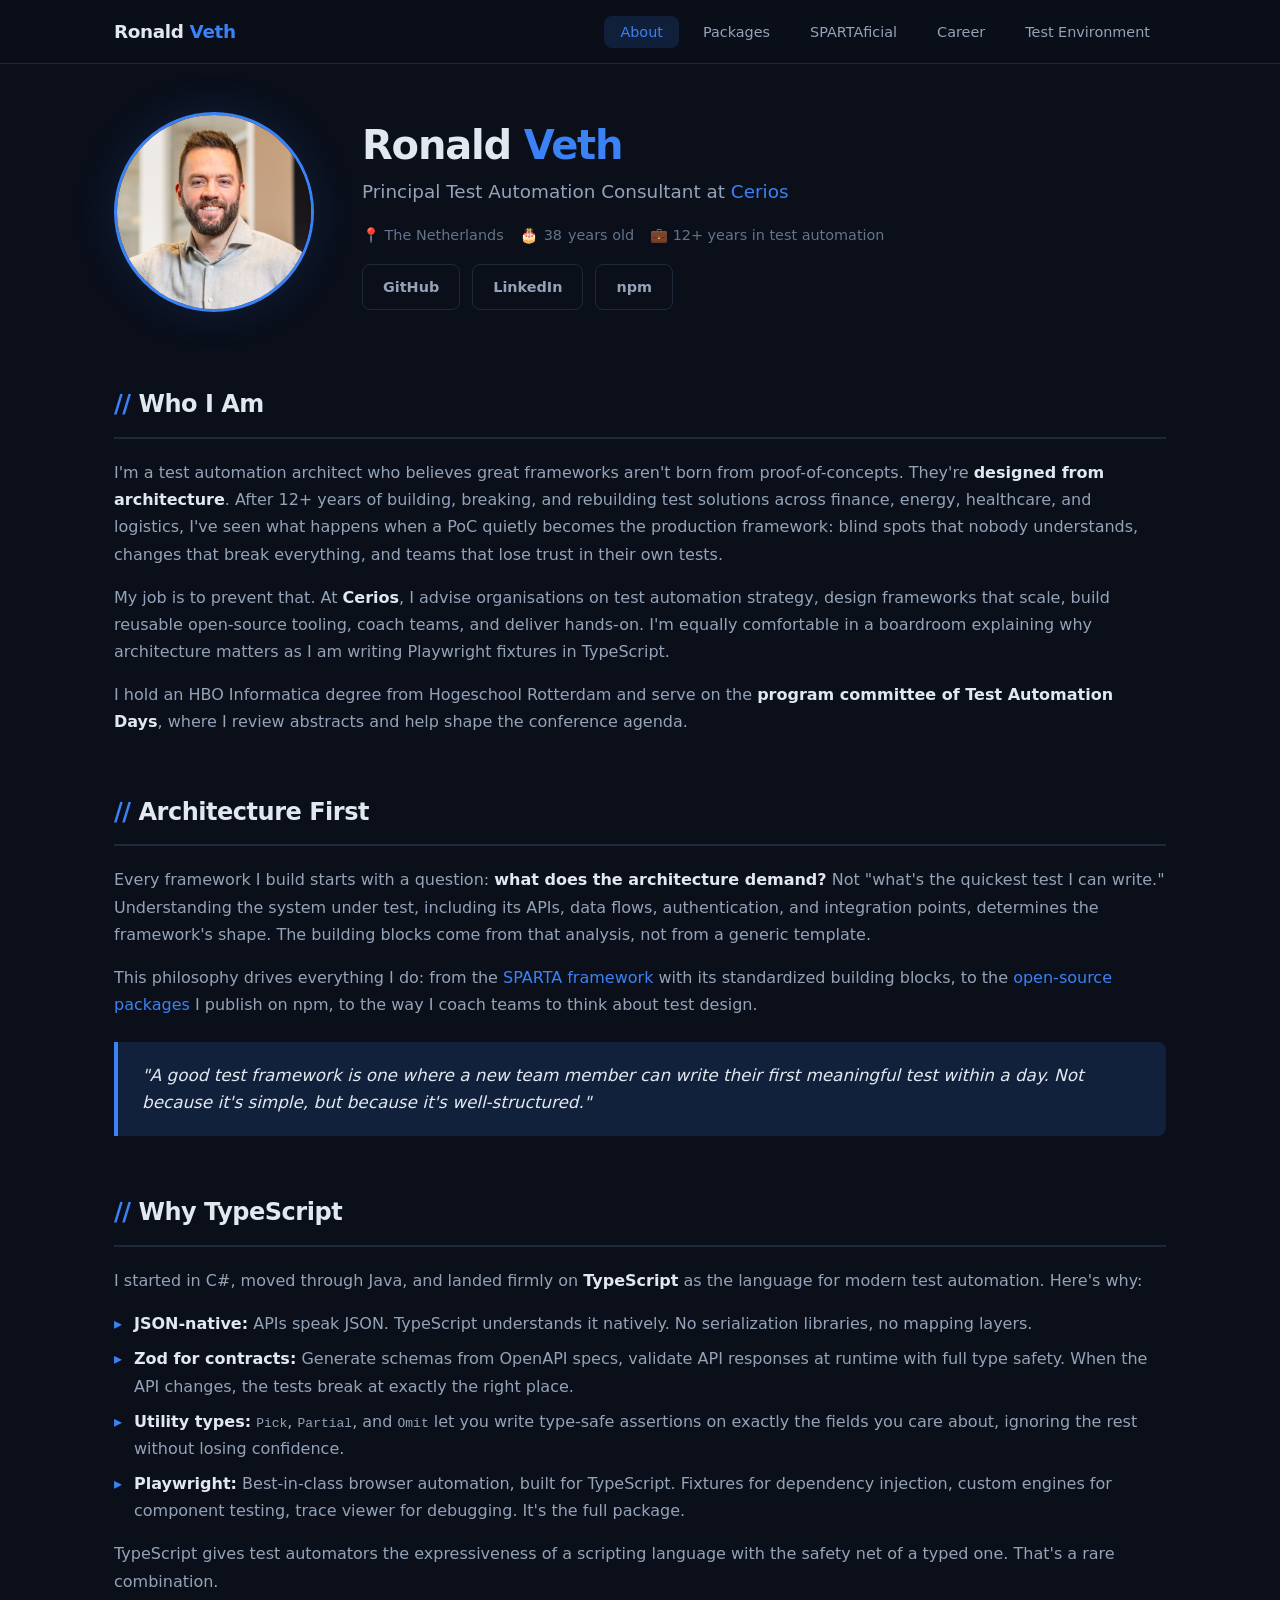
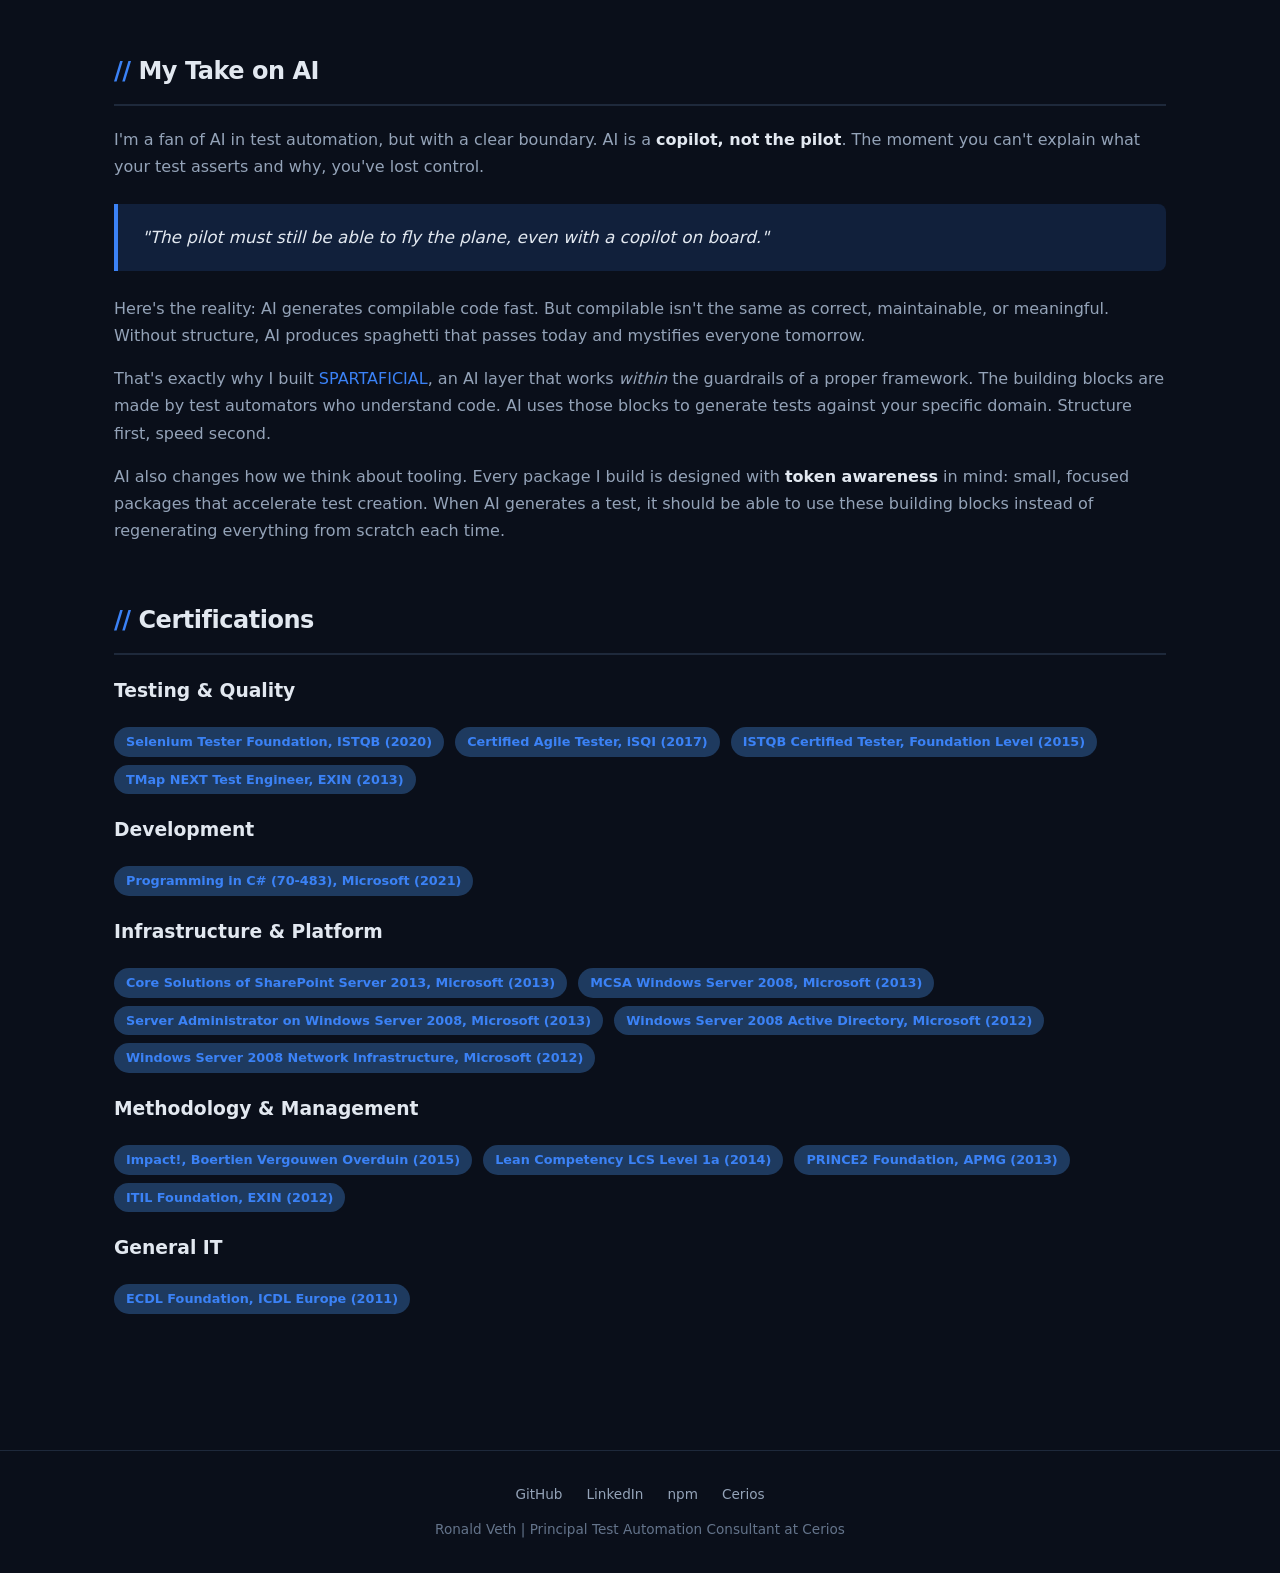
<file: index.html>
<!DOCTYPE html>
<html lang="en">
<head>
  <meta charset="UTF-8">
  <meta name="viewport" content="width=device-width, initial-scale=1.0">
  <title>Ronald Veth | Principal Test Automation Consultant</title>
  <meta name="description" content="Ronald Veth is a principal test automation consultant at Cerios, specializing in architecture-first test frameworks, TypeScript, Playwright, and the SPARTA framework.">
  <link rel="stylesheet" href="css/style.css">
  <link rel="icon" type="image/png" sizes="96x96" href="./public/favicon-96x96.png">
  <link rel="icon" href="./public/favicon.svg" type="image/svg+xml" sizes="any">
  <link rel="icon" href="./public/favicon.ico">
  <link rel="apple-touch-icon" href="./public/apple-touch-icon.png">
  <link rel="manifest" href="./public/site.webmanifest">
  <meta name="theme-color" content="#ffffff" media="(prefers-color-scheme: light)">
  <meta name="theme-color" content="#0f172a" media="(prefers-color-scheme: dark)">
</head>
<body>

  <!-- Navigation -->
  <nav class="nav">
    <div class="nav-inner">
      <a href="index.html" class="nav-logo">Ronald <span>Veth</span></a>
      <button class="nav-toggle" aria-label="Toggle navigation" aria-expanded="false">☰</button>
      <ul class="nav-links">
        <li><a href="index.html">About</a></li>
        <li><a href="packages.html">Packages</a></li>
        <li><a href="sparta.html">SPARTAficial</a></li>
        <li><a href="career.html">Career</a></li>
        <li><a href="clinic.html">Test Environment</a></li>
      </ul>
    </div>
  </nav>

  <main class="main">

    <!-- Hero -->
    <section class="hero">
      <div class="hero-photo">
        <img src="images/profile.jpg" alt="Ronald Veth" class="profile-pic">
      </div>
      <div class="hero-text">
        <h1>Ronald <span>Veth</span></h1>
        <p class="hero-subtitle">Principal Test Automation Consultant at <a href="https://www.cerios.com/" target="_blank">Cerios</a></p>
        <div class="hero-meta">
          <span>📍 The Netherlands</span>
          <span>🎂 <span id="dynamic-age"></span> years old</span>
          <span>💼 12+ years in test automation</span>
        </div>
        <div class="btn-group">
          <a href="https://github.com/vethman" class="btn btn-outline" target="_blank" rel="noopener">GitHub</a>
          <a href="https://www.linkedin.com/in/ronald-veth-spartaficial/" class="btn btn-outline" target="_blank" rel="noopener">LinkedIn</a>
          <a href="https://www.npmjs.com/org/cerios" class="btn btn-outline" target="_blank" rel="noopener">npm</a>
        </div>
      </div>
    </section>

    <!-- Who I Am -->
    <section class="section">
      <h2 class="section-title"><span>//</span> Who I Am</h2>
      <div class="prose">
        <p>I'm a test automation architect who believes great frameworks aren't born from proof-of-concepts. They're <strong>designed from architecture</strong>. After 12+ years of building, breaking, and rebuilding test solutions across finance, energy, healthcare, and logistics, I've seen what happens when a PoC quietly becomes the production framework: blind spots that nobody understands, changes that break everything, and teams that lose trust in their own tests.</p>
        <p>My job is to prevent that. At <strong>Cerios</strong>, I advise organisations on test automation strategy, design frameworks that scale, build reusable open-source tooling, coach teams, and deliver hands-on. I'm equally comfortable in a boardroom explaining why architecture matters as I am writing Playwright fixtures in TypeScript.</p>
        <p>I hold an HBO Informatica degree from Hogeschool Rotterdam and serve on the <strong>program committee of Test Automation Days</strong>, where I review abstracts and help shape the conference agenda.</p>
      </div>
    </section>

    <!-- Philosophy -->
    <section class="section">
      <h2 class="section-title"><span>//</span> Architecture First</h2>
      <div class="prose">
        <p>Every framework I build starts with a question: <strong>what does the architecture demand?</strong> Not "what's the quickest test I can write." Understanding the system under test, including its APIs, data flows, authentication, and integration points, determines the framework's shape. The building blocks come from that analysis, not from a generic template.</p>
        <p>This philosophy drives everything I do: from the <a href="sparta.html">SPARTA framework</a> with its standardized building blocks, to the <a href="packages.html">open-source packages</a> I publish on npm, to the way I coach teams to think about test design.</p>
      </div>
      <div class="callout">
        "A good test framework is one where a new team member can write their first meaningful test within a day. Not because it's simple, but because it's well-structured."
      </div>
    </section>

    <!-- Why TypeScript -->
    <section class="section">
      <h2 class="section-title"><span>//</span> Why TypeScript</h2>
      <div class="prose">
        <p>I started in C#, moved through Java, and landed firmly on <strong>TypeScript</strong> as the language for modern test automation. Here's why:</p>
        <ul>
          <li><strong>JSON-native:</strong> APIs speak JSON. TypeScript understands it natively. No serialization libraries, no mapping layers.</li>
          <li><strong>Zod for contracts:</strong> Generate schemas from OpenAPI specs, validate API responses at runtime with full type safety. When the API changes, the tests break at exactly the right place.</li>
          <li><strong>Utility types:</strong> <code>Pick</code>, <code>Partial</code>, and <code>Omit</code> let you write type-safe assertions on exactly the fields you care about, ignoring the rest without losing confidence.</li>
          <li><strong>Playwright:</strong> Best-in-class browser automation, built for TypeScript. Fixtures for dependency injection, custom engines for component testing, trace viewer for debugging. It's the full package.</li>
        </ul>
        <p>TypeScript gives test automators the expressiveness of a scripting language with the safety net of a typed one. That's a rare combination.</p>
      </div>
    </section>

    <!-- AI Standpoint -->
    <section class="section">
      <h2 class="section-title"><span>//</span> My Take on AI</h2>
      <div class="prose">
        <p>I'm a fan of AI in test automation, but with a clear boundary. AI is a <strong>copilot, not the pilot</strong>. The moment you can't explain what your test asserts and why, you've lost control.</p>
      </div>
      <div class="callout">
        "The pilot must still be able to fly the plane, even with a copilot on board."
      </div>
      <div class="prose">
        <p>Here's the reality: AI generates compilable code fast. But compilable isn't the same as correct, maintainable, or meaningful. Without structure, AI produces spaghetti that passes today and mystifies everyone tomorrow.</p>
        <p>That's exactly why I built <a href="sparta.html">SPARTAFICIAL</a>, an AI layer that works <em>within</em> the guardrails of a proper framework. The building blocks are made by test automators who understand code. AI uses those blocks to generate tests against your specific domain. Structure first, speed second.</p>
        <p>AI also changes how we think about tooling. Every package I build is designed with <strong>token awareness</strong> in mind: small, focused packages that accelerate test creation. When AI generates a test, it should be able to use these building blocks instead of regenerating everything from scratch each time.</p>
      </div>
    </section>

    <!-- Certifications -->
    <section class="section">
      <h2 class="section-title"><span>//</span> Certifications</h2>

      <h3 style="margin-bottom: 12px; color: var(--text-primary);">Testing & Quality</h3>
      <div class="prose" style="margin-bottom: 20px;">
        <span class="tag">Selenium Tester Foundation, ISTQB (2020)</span>
        <span class="tag">Certified Agile Tester, iSQI (2017)</span>
        <span class="tag">ISTQB Certified Tester, Foundation Level (2015)</span>
        <span class="tag">TMap NEXT Test Engineer, EXIN (2013)</span>
      </div>

      <h3 style="margin-bottom: 12px; color: var(--text-primary);">Development</h3>
      <div class="prose" style="margin-bottom: 20px;">
        <span class="tag">Programming in C# (70-483), Microsoft (2021)</span>
      </div>

      <h3 style="margin-bottom: 12px; color: var(--text-primary);">Infrastructure & Platform</h3>
      <div class="prose" style="margin-bottom: 20px;">
        <span class="tag">Core Solutions of SharePoint Server 2013, Microsoft (2013)</span>
        <span class="tag">MCSA Windows Server 2008, Microsoft (2013)</span>
        <span class="tag">Server Administrator on Windows Server 2008, Microsoft (2013)</span>
        <span class="tag">Windows Server 2008 Active Directory, Microsoft (2012)</span>
        <span class="tag">Windows Server 2008 Network Infrastructure, Microsoft (2012)</span>
      </div>

      <h3 style="margin-bottom: 12px; color: var(--text-primary);">Methodology & Management</h3>
      <div class="prose" style="margin-bottom: 20px;">
        <span class="tag">Impact!, Boertien Vergouwen Overduin (2015)</span>
        <span class="tag">Lean Competency LCS Level 1a (2014)</span>
        <span class="tag">PRINCE2 Foundation, APMG (2013)</span>
        <span class="tag">ITIL Foundation, EXIN (2012)</span>
      </div>

      <h3 style="margin-bottom: 12px; color: var(--text-primary);">General IT</h3>
      <div class="prose">
        <span class="tag">ECDL Foundation, ICDL Europe (2011)</span>
      </div>
    </section>

  </main>

  <!-- Footer -->
  <footer class="footer">
    <div class="footer-links">
      <a href="https://github.com/vethman" target="_blank" rel="noopener">GitHub</a>
      <a href="https://www.linkedin.com/in/ronald-veth-spartaficial/" target="_blank" rel="noopener">LinkedIn</a>
      <a href="https://www.npmjs.com/org/cerios" target="_blank" rel="noopener">npm</a>
      <a href="https://www.cerios.nl" target="_blank" rel="noopener">Cerios</a>
    </div>
    <p>Ronald Veth | Principal Test Automation Consultant at Cerios</p>
  </footer>

  <script src="js/main.js"></script>
</body>
</html>
</file>
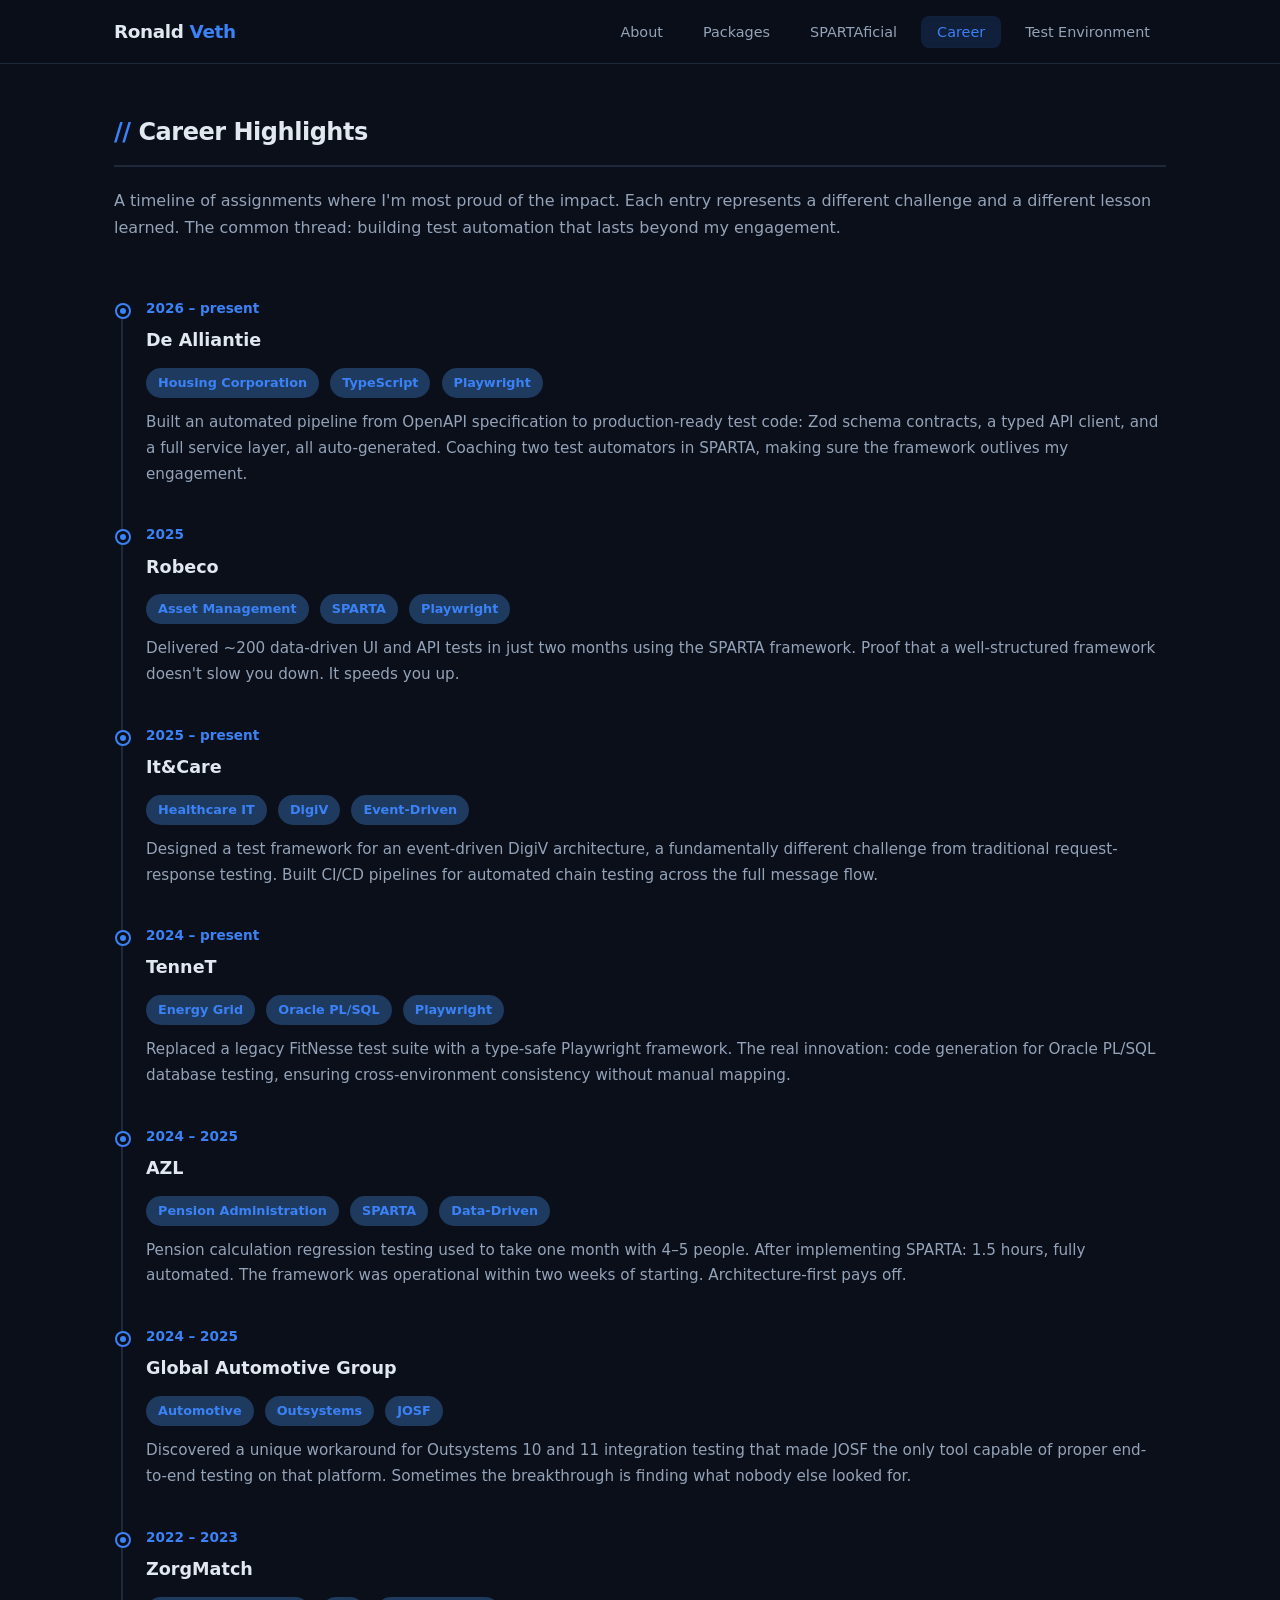
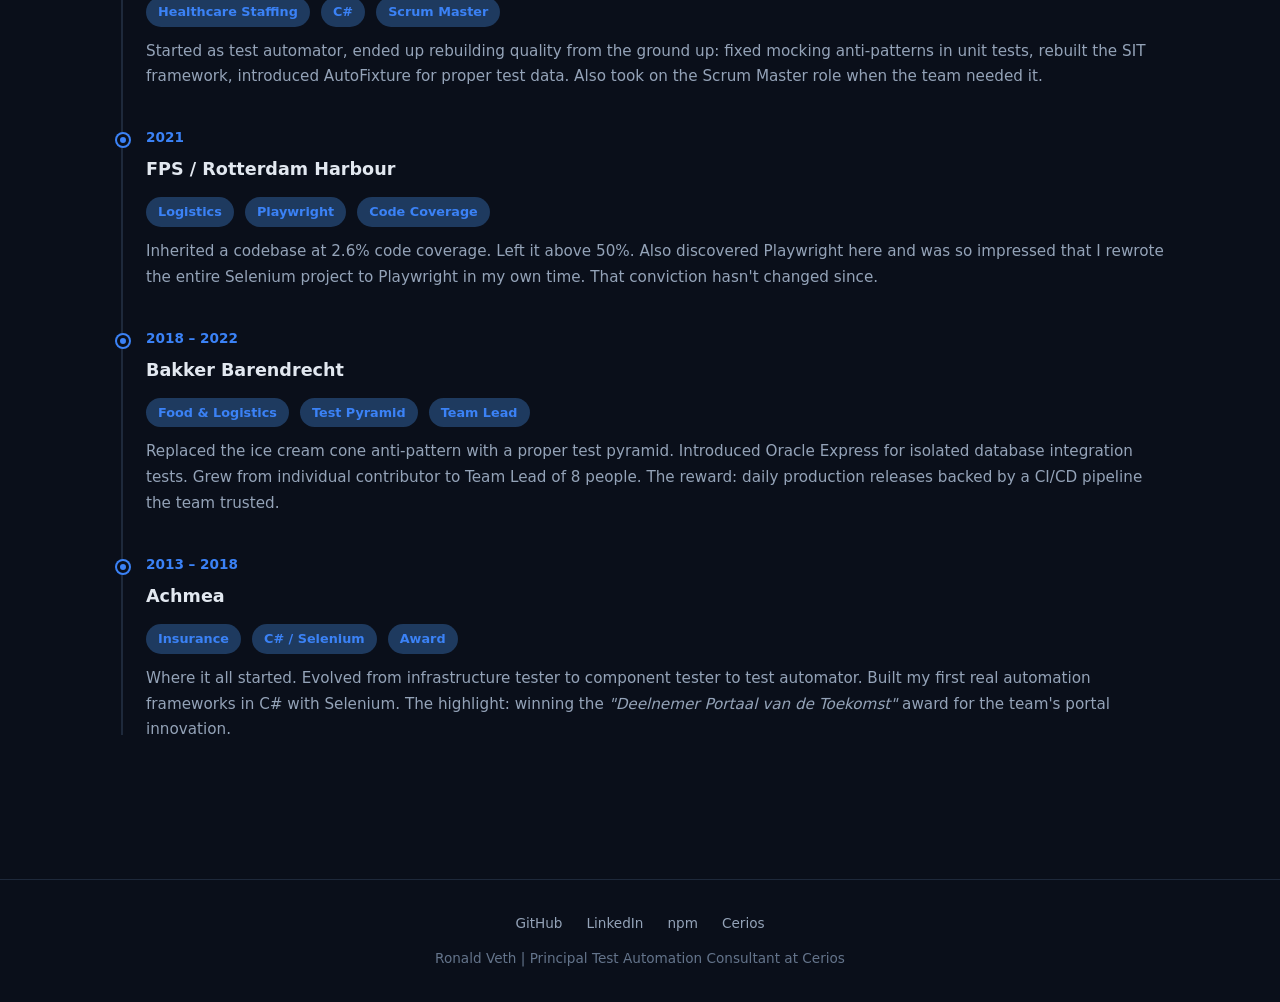
<file: career.html>
<!DOCTYPE html>
<html lang="en">
<head>
  <meta charset="UTF-8">
  <meta name="viewport" content="width=device-width, initial-scale=1.0">
  <title>Career Highlights | Ronald Veth</title>
  <meta name="description" content="Career timeline of Ronald Veth: 12+ years of test automation across finance, energy, healthcare, logistics, and government.">
  <link rel="stylesheet" href="css/style.css">
  <link rel="icon" type="image/png" sizes="96x96" href="./public/favicon-96x96.png">
  <link rel="icon" href="./public/favicon.svg" type="image/svg+xml" sizes="any">
  <link rel="icon" href="./public/favicon.ico">
  <link rel="apple-touch-icon" href="./public/apple-touch-icon.png">
  <link rel="manifest" href="./public/site.webmanifest">
  <meta name="theme-color" content="#ffffff" media="(prefers-color-scheme: light)">
  <meta name="theme-color" content="#0f172a" media="(prefers-color-scheme: dark)">
</head>
<body>

  <nav class="nav">
    <div class="nav-inner">
      <a href="index.html" class="nav-logo">Ronald <span>Veth</span></a>
      <button class="nav-toggle" aria-label="Toggle navigation" aria-expanded="false">☰</button>
      <ul class="nav-links">
        <li><a href="index.html">About</a></li>
        <li><a href="packages.html">Packages</a></li>
        <li><a href="sparta.html">SPARTAficial</a></li>
        <li><a href="career.html">Career</a></li>
        <li><a href="clinic.html">Test Environment</a></li>
      </ul>
    </div>
  </nav>

  <main class="main">

    <section class="section">
      <h1 class="section-title"><span>//</span> Career Highlights</h1>
      <div class="prose">
        <p>A timeline of assignments where I'm most proud of the impact. Each entry represents a different challenge and a different lesson learned. The common thread: building test automation that lasts beyond my engagement.</p>
      </div>
    </section>

    <section class="section">
      <div class="timeline">

        <div class="timeline-item">
          <div class="timeline-date">2026 – present</div>
          <h3>De Alliantie</h3>
          <span class="tag">Housing Corporation</span>
          <span class="tag">TypeScript</span>
          <span class="tag">Playwright</span>
          <p style="margin-top: 12px;">Built an automated pipeline from OpenAPI specification to production-ready test code: Zod schema contracts, a typed API client, and a full service layer, all auto-generated. Coaching two test automators in SPARTA, making sure the framework outlives my engagement.</p>
        </div>

        <div class="timeline-item">
          <div class="timeline-date">2025</div>
          <h3>Robeco</h3>
          <span class="tag">Asset Management</span>
          <span class="tag">SPARTA</span>
          <span class="tag">Playwright</span>
          <p style="margin-top: 12px;">Delivered ~200 data-driven UI and API tests in just two months using the SPARTA framework. Proof that a well-structured framework doesn't slow you down. It speeds you up.</p>
        </div>

        <div class="timeline-item">
          <div class="timeline-date">2025 – present</div>
          <h3>It&Care</h3>
          <span class="tag">Healthcare IT</span>
          <span class="tag">DigiV</span>
          <span class="tag">Event-Driven</span>
          <p style="margin-top: 12px;">Designed a test framework for an event-driven DigiV architecture, a fundamentally different challenge from traditional request-response testing. Built CI/CD pipelines for automated chain testing across the full message flow.</p>
        </div>

        <div class="timeline-item">
          <div class="timeline-date">2024 – present</div>
          <h3>TenneT</h3>
          <span class="tag">Energy Grid</span>
          <span class="tag">Oracle PL/SQL</span>
          <span class="tag">Playwright</span>
          <p style="margin-top: 12px;">Replaced a legacy FitNesse test suite with a type-safe Playwright framework. The real innovation: code generation for Oracle PL/SQL database testing, ensuring cross-environment consistency without manual mapping.</p>
        </div>

        <div class="timeline-item">
          <div class="timeline-date">2024 – 2025</div>
          <h3>AZL</h3>
          <span class="tag">Pension Administration</span>
          <span class="tag">SPARTA</span>
          <span class="tag">Data-Driven</span>
          <p style="margin-top: 12px;">Pension calculation regression testing used to take one month with 4–5 people. After implementing SPARTA: 1.5 hours, fully automated. The framework was operational within two weeks of starting. Architecture-first pays off.</p>
        </div>

        <div class="timeline-item">
          <div class="timeline-date">2024 – 2025</div>
          <h3>Global Automotive Group</h3>
          <span class="tag">Automotive</span>
          <span class="tag">Outsystems</span>
          <span class="tag">JOSF</span>
          <p style="margin-top: 12px;">Discovered a unique workaround for Outsystems 10 and 11 integration testing that made JOSF the only tool capable of proper end-to-end testing on that platform. Sometimes the breakthrough is finding what nobody else looked for.</p>
        </div>

        <div class="timeline-item">
          <div class="timeline-date">2022 – 2023</div>
          <h3>ZorgMatch</h3>
          <span class="tag">Healthcare Staffing</span>
          <span class="tag">C#</span>
          <span class="tag">Scrum Master</span>
          <p style="margin-top: 12px;">Started as test automator, ended up rebuilding quality from the ground up: fixed mocking anti-patterns in unit tests, rebuilt the SIT framework, introduced AutoFixture for proper test data. Also took on the Scrum Master role when the team needed it.</p>
        </div>

        <div class="timeline-item">
          <div class="timeline-date">2021</div>
          <h3>FPS / Rotterdam Harbour</h3>
          <span class="tag">Logistics</span>
          <span class="tag">Playwright</span>
          <span class="tag">Code Coverage</span>
          <p style="margin-top: 12px;">Inherited a codebase at 2.6% code coverage. Left it above 50%. Also discovered Playwright here and was so impressed that I rewrote the entire Selenium project to Playwright in my own time. That conviction hasn't changed since.</p>
        </div>

        <div class="timeline-item">
          <div class="timeline-date">2018 – 2022</div>
          <h3>Bakker Barendrecht</h3>
          <span class="tag">Food & Logistics</span>
          <span class="tag">Test Pyramid</span>
          <span class="tag">Team Lead</span>
          <p style="margin-top: 12px;">Replaced the ice cream cone anti-pattern with a proper test pyramid. Introduced Oracle Express for isolated database integration tests. Grew from individual contributor to Team Lead of 8 people. The reward: daily production releases backed by a CI/CD pipeline the team trusted.</p>
        </div>

        <div class="timeline-item">
          <div class="timeline-date">2013 – 2018</div>
          <h3>Achmea</h3>
          <span class="tag">Insurance</span>
          <span class="tag">C# / Selenium</span>
          <span class="tag">Award</span>
          <p style="margin-top: 12px;">Where it all started. Evolved from infrastructure tester to component tester to test automator. Built my first real automation frameworks in C# with Selenium. The highlight: winning the <em>"Deelnemer Portaal van de Toekomst"</em> award for the team's portal innovation.</p>
        </div>

      </div>
    </section>

  </main>

  <footer class="footer">
    <div class="footer-links">
      <a href="https://github.com/vethman" target="_blank" rel="noopener">GitHub</a>
      <a href="https://www.linkedin.com/in/ronald-veth-spartaficial/" target="_blank" rel="noopener">LinkedIn</a>
      <a href="https://www.npmjs.com/org/cerios" target="_blank" rel="noopener">npm</a>
      <a href="https://www.cerios.nl" target="_blank" rel="noopener">Cerios</a>
    </div>
    <p>Ronald Veth | Principal Test Automation Consultant at Cerios</p>
  </footer>

  <script src="js/main.js"></script>
</body>
</html>
</file>
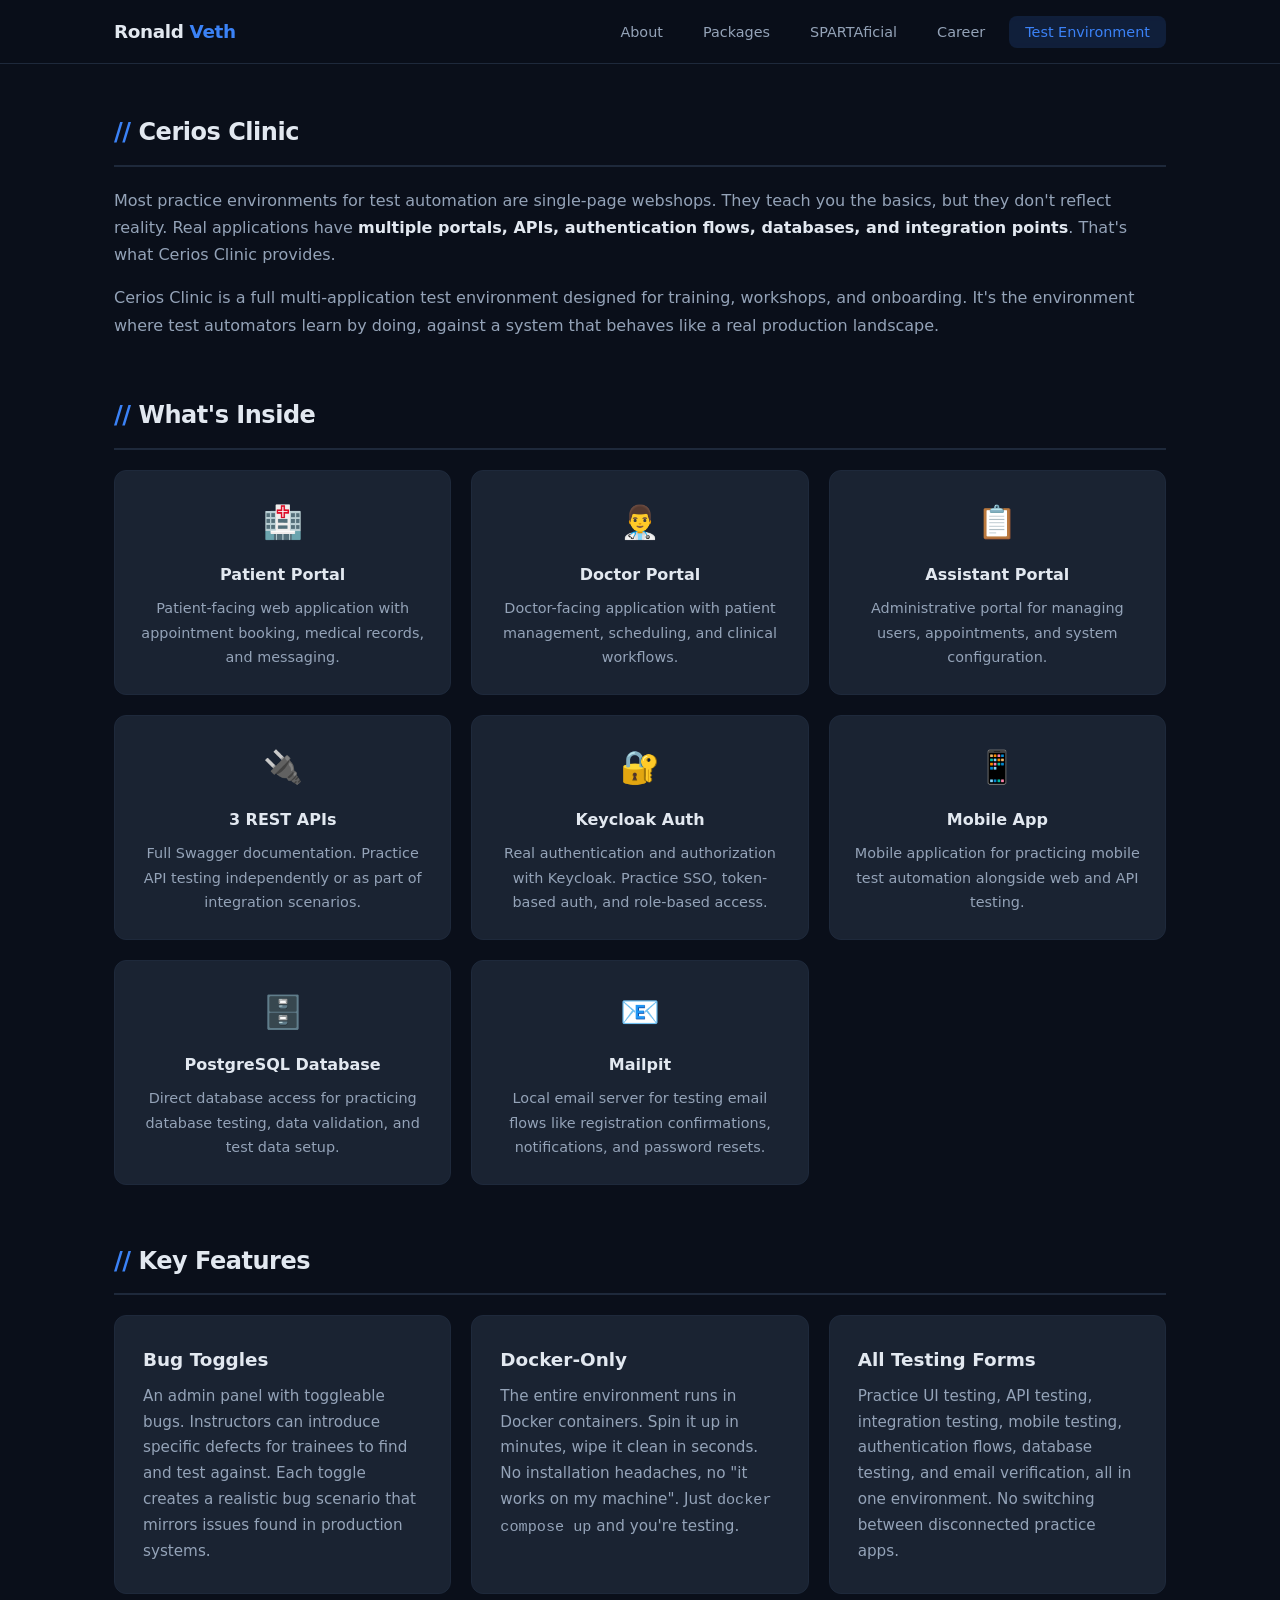
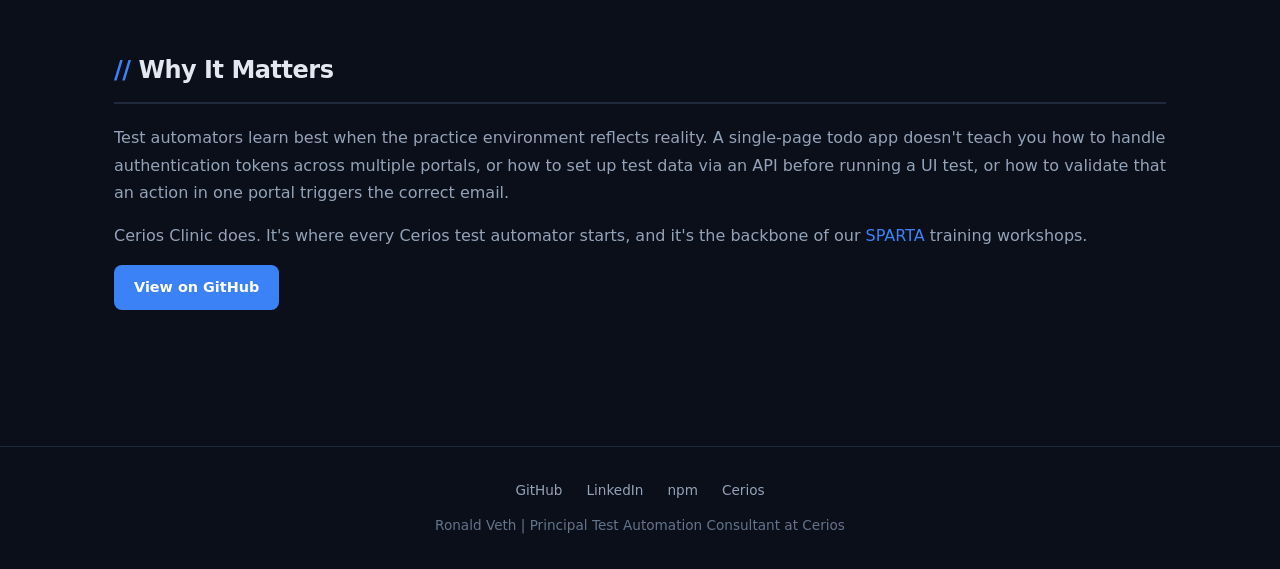
<file: clinic.html>
<!DOCTYPE html>
<html lang="en">
<head>
  <meta charset="UTF-8">
  <meta name="viewport" content="width=device-width, initial-scale=1.0">
  <title>Cerios Clinic | Ronald Veth</title>
  <meta name="description" content="Cerios Clinic: a full multi-application test environment for practicing UI, API, integration, mobile, and database testing.">
  <link rel="stylesheet" href="css/style.css">
  <link rel="icon" type="image/png" sizes="96x96" href="./public/favicon-96x96.png">
  <link rel="icon" href="./public/favicon.svg" type="image/svg+xml" sizes="any">
  <link rel="icon" href="./public/favicon.ico">
  <link rel="apple-touch-icon" href="./public/apple-touch-icon.png">
  <link rel="manifest" href="./public/site.webmanifest">
  <meta name="theme-color" content="#ffffff" media="(prefers-color-scheme: light)">
  <meta name="theme-color" content="#0f172a" media="(prefers-color-scheme: dark)">
</head>
<body>

  <nav class="nav">
    <div class="nav-inner">
      <a href="index.html" class="nav-logo">Ronald <span>Veth</span></a>
      <button class="nav-toggle" aria-label="Toggle navigation" aria-expanded="false">☰</button>
      <ul class="nav-links">
        <li><a href="index.html">About</a></li>
        <li><a href="packages.html">Packages</a></li>
        <li><a href="sparta.html">SPARTAficial</a></li>
        <li><a href="career.html">Career</a></li>
        <li><a href="clinic.html">Test Environment</a></li>
      </ul>
    </div>
  </nav>

  <main class="main">

    <section class="section">
      <h1 class="section-title"><span>//</span> Cerios Clinic</h1>
      <div class="prose">
        <p>Most practice environments for test automation are single-page webshops. They teach you the basics, but they don't reflect reality. Real applications have <strong>multiple portals, APIs, authentication flows, databases, and integration points</strong>. That's what Cerios Clinic provides.</p>
        <p>Cerios Clinic is a full multi-application test environment designed for training, workshops, and onboarding. It's the environment where test automators learn by doing, against a system that behaves like a real production landscape.</p>
      </div>
    </section>

    <section class="section">
      <h2 class="section-title"><span>//</span> What's Inside</h2>
      <div class="feature-grid">

        <div class="feature-item">
          <div class="feature-icon">🏥</div>
          <h3>Patient Portal</h3>
          <p>Patient-facing web application with appointment booking, medical records, and messaging.</p>
        </div>

        <div class="feature-item">
          <div class="feature-icon">👨‍⚕️</div>
          <h3>Doctor Portal</h3>
          <p>Doctor-facing application with patient management, scheduling, and clinical workflows.</p>
        </div>

        <div class="feature-item">
          <div class="feature-icon">📋</div>
          <h3>Assistant Portal</h3>
          <p>Administrative portal for managing users, appointments, and system configuration.</p>
        </div>

        <div class="feature-item">
          <div class="feature-icon">🔌</div>
          <h3>3 REST APIs</h3>
          <p>Full Swagger documentation. Practice API testing independently or as part of integration scenarios.</p>
        </div>

        <div class="feature-item">
          <div class="feature-icon">🔐</div>
          <h3>Keycloak Auth</h3>
          <p>Real authentication and authorization with Keycloak. Practice SSO, token-based auth, and role-based access.</p>
        </div>

        <div class="feature-item">
          <div class="feature-icon">📱</div>
          <h3>Mobile App</h3>
          <p>Mobile application for practicing mobile test automation alongside web and API testing.</p>
        </div>

        <div class="feature-item">
          <div class="feature-icon">🗄️</div>
          <h3>PostgreSQL Database</h3>
          <p>Direct database access for practicing database testing, data validation, and test data setup.</p>
        </div>

        <div class="feature-item">
          <div class="feature-icon">📧</div>
          <h3>Mailpit</h3>
          <p>Local email server for testing email flows like registration confirmations, notifications, and password resets.</p>
        </div>

      </div>
    </section>

    <section class="section">
      <h2 class="section-title"><span>//</span> Key Features</h2>
      <div class="card-grid">
        <div class="card">
          <h3>Bug Toggles</h3>
          <p>An admin panel with toggleable bugs. Instructors can introduce specific defects for trainees to find and test against. Each toggle creates a realistic bug scenario that mirrors issues found in production systems.</p>
        </div>
        <div class="card">
          <h3>Docker-Only</h3>
          <p>The entire environment runs in Docker containers. Spin it up in minutes, wipe it clean in seconds. No installation headaches, no "it works on my machine". Just <code>docker compose up</code> and you're testing.</p>
        </div>
        <div class="card">
          <h3>All Testing Forms</h3>
          <p>Practice UI testing, API testing, integration testing, mobile testing, authentication flows, database testing, and email verification, all in one environment. No switching between disconnected practice apps.</p>
        </div>
      </div>
    </section>

    <section class="section">
      <h2 class="section-title"><span>//</span> Why It Matters</h2>
      <div class="prose">
        <p>Test automators learn best when the practice environment reflects reality. A single-page todo app doesn't teach you how to handle authentication tokens across multiple portals, or how to set up test data via an API before running a UI test, or how to validate that an action in one portal triggers the correct email.</p>
        <p>Cerios Clinic does. It's where every Cerios test automator starts, and it's the backbone of our <a href="sparta.html">SPARTA</a> training workshops.</p>
      </div>
      <div class="btn-group">
        <a href="https://github.com/CeriosTesting/cerios-clinic" class="btn btn-primary" target="_blank" rel="noopener">View on GitHub</a>
      </div>
    </section>

  </main>

  <footer class="footer">
    <div class="footer-links">
      <a href="https://github.com/vethman" target="_blank" rel="noopener">GitHub</a>
      <a href="https://www.linkedin.com/in/ronald-veth-spartaficial/" target="_blank" rel="noopener">LinkedIn</a>
      <a href="https://www.npmjs.com/org/cerios" target="_blank" rel="noopener">npm</a>
      <a href="https://www.cerios.nl" target="_blank" rel="noopener">Cerios</a>
    </div>
    <p>Ronald Veth | Principal Test Automation Consultant at Cerios</p>
  </footer>

  <script src="js/main.js"></script>
</body>
</html>
</file>
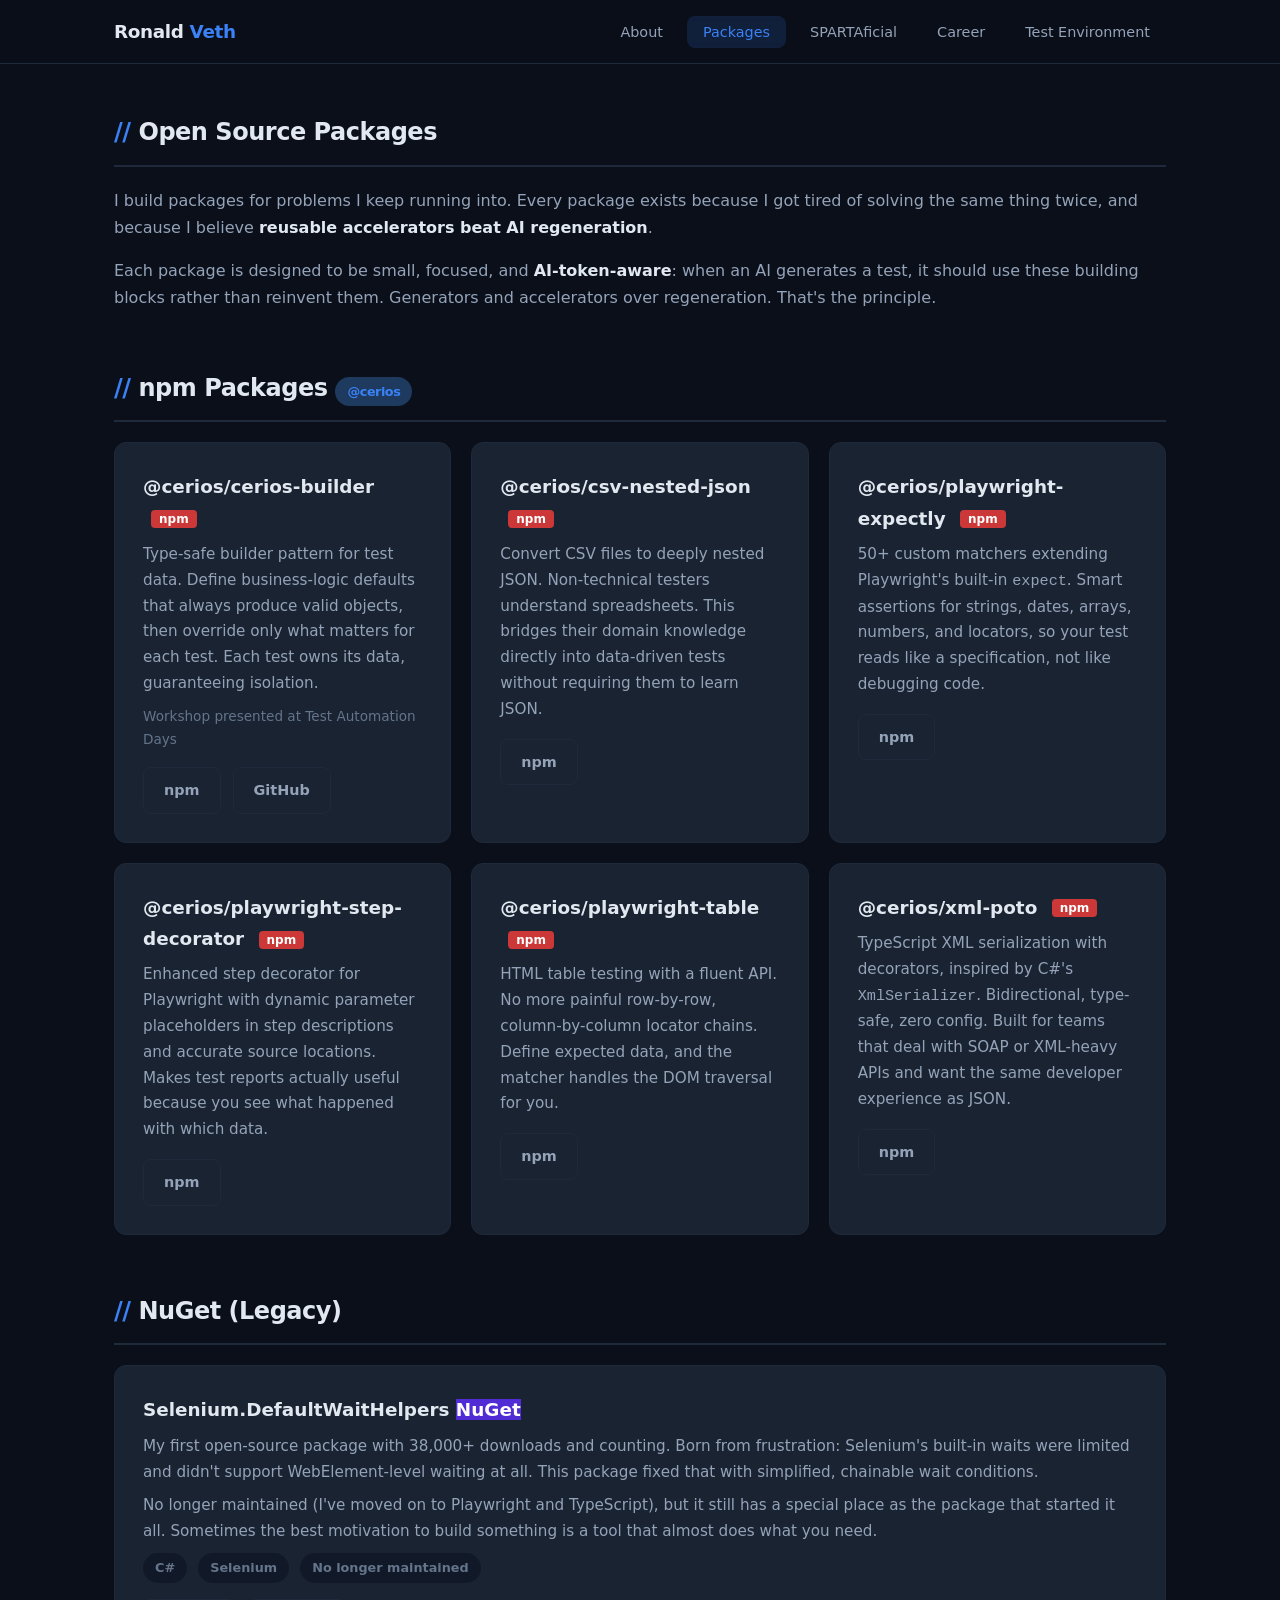
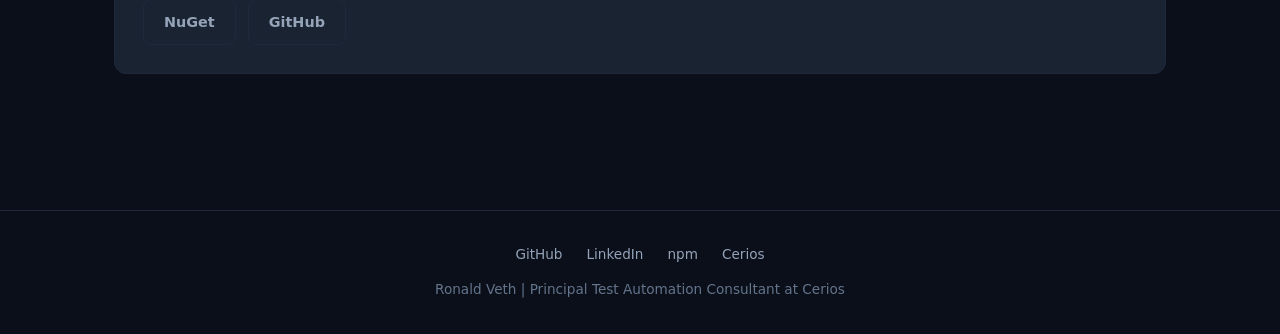
<file: packages.html>
<!DOCTYPE html>
<html lang="en">
<head>
  <meta charset="UTF-8">
  <meta name="viewport" content="width=device-width, initial-scale=1.0">
  <title>Open Source Packages | Ronald Veth</title>
  <meta name="description" content="Open source npm and NuGet packages by Ronald Veth for test automation: builders, matchers, table testing, XML serialization, and more.">
  <link rel="stylesheet" href="css/style.css">
  <link rel="icon" type="image/png" sizes="96x96" href="./public/favicon-96x96.png">
  <link rel="icon" href="./public/favicon.svg" type="image/svg+xml" sizes="any">
  <link rel="icon" href="./public/favicon.ico">
  <link rel="apple-touch-icon" href="./public/apple-touch-icon.png">
  <link rel="manifest" href="./public/site.webmanifest">
  <meta name="theme-color" content="#ffffff" media="(prefers-color-scheme: light)">
  <meta name="theme-color" content="#0f172a" media="(prefers-color-scheme: dark)">
</head>
<body>

  <nav class="nav">
    <div class="nav-inner">
      <a href="index.html" class="nav-logo">Ronald <span>Veth</span></a>
      <button class="nav-toggle" aria-label="Toggle navigation" aria-expanded="false">☰</button>
      <ul class="nav-links">
        <li><a href="index.html">About</a></li>
        <li><a href="packages.html">Packages</a></li>
        <li><a href="sparta.html">SPARTAficial</a></li>
        <li><a href="career.html">Career</a></li>
        <li><a href="clinic.html">Test Environment</a></li>
      </ul>
    </div>
  </nav>

  <main class="main">

    <section class="section">
      <h1 class="section-title"><span>//</span> Open Source Packages</h1>
      <div class="prose">
        <p>I build packages for problems I keep running into. Every package exists because I got tired of solving the same thing twice, and because I believe <strong>reusable accelerators beat AI regeneration</strong>.</p>
        <p>Each package is designed to be small, focused, and <strong>AI-token-aware</strong>: when an AI generates a test, it should use these building blocks rather than reinvent them. Generators and accelerators over regeneration. That's the principle.</p>
      </div>
    </section>

    <section class="section">
      <h2 class="section-title"><span>//</span> npm Packages <span class="tag">@cerios</span></h2>
      <div class="card-grid">

        <div class="card package-card">
          <h3>@cerios/cerios-builder <span class="package-badge badge-npm">npm</span></h3>
          <p>Type-safe builder pattern for test data. Define business-logic defaults that always produce valid objects, then override only what matters for each test. Each test owns its data, guaranteeing isolation.</p>
          <p style="margin-top: 8px; color: var(--text-muted); font-size: 0.85rem;">Workshop presented at Test Automation Days</p>
          <div class="btn-group">
            <a href="https://www.npmjs.com/package/@cerios/cerios-builder" class="btn btn-outline" target="_blank" rel="noopener">npm</a>
            <a href="https://github.com/CeriosTesting/cerios-builder" class="btn btn-outline" target="_blank" rel="noopener">GitHub</a>
          </div>
        </div>

        <div class="card package-card">
          <h3>@cerios/csv-nested-json <span class="package-badge badge-npm">npm</span></h3>
          <p>Convert CSV files to deeply nested JSON. Non-technical testers understand spreadsheets. This bridges their domain knowledge directly into data-driven tests without requiring them to learn JSON.</p>
          <div class="btn-group">
            <a href="https://www.npmjs.com/package/@cerios/csv-nested-json" class="btn btn-outline" target="_blank" rel="noopener">npm</a>
          </div>
        </div>

        <div class="card package-card">
          <h3>@cerios/playwright-expectly <span class="package-badge badge-npm">npm</span></h3>
          <p>50+ custom matchers extending Playwright's built-in <code>expect</code>. Smart assertions for strings, dates, arrays, numbers, and locators, so your test reads like a specification, not like debugging code.</p>
          <div class="btn-group">
            <a href="https://www.npmjs.com/package/@cerios/playwright-expectly" class="btn btn-outline" target="_blank" rel="noopener">npm</a>
          </div>
        </div>

        <div class="card package-card">
          <h3>@cerios/playwright-step-decorator <span class="package-badge badge-npm">npm</span></h3>
          <p>Enhanced step decorator for Playwright with dynamic parameter placeholders in step descriptions and accurate source locations. Makes test reports actually useful because you see what happened with which data.</p>
          <div class="btn-group">
            <a href="https://www.npmjs.com/package/@cerios/playwright-step-decorator" class="btn btn-outline" target="_blank" rel="noopener">npm</a>
          </div>
        </div>

        <div class="card package-card">
          <h3>@cerios/playwright-table <span class="package-badge badge-npm">npm</span></h3>
          <p>HTML table testing with a fluent API. No more painful row-by-row, column-by-column locator chains. Define expected data, and the matcher handles the DOM traversal for you.</p>
          <div class="btn-group">
            <a href="https://www.npmjs.com/package/@cerios/playwright-table" class="btn btn-outline" target="_blank" rel="noopener">npm</a>
          </div>
        </div>

        <div class="card package-card">
          <h3>@cerios/xml-poto <span class="package-badge badge-npm">npm</span></h3>
          <p>TypeScript XML serialization with decorators, inspired by C#'s <code>XmlSerializer</code>. Bidirectional, type-safe, zero config. Built for teams that deal with SOAP or XML-heavy APIs and want the same developer experience as JSON.</p>
          <div class="btn-group">
            <a href="https://www.npmjs.com/package/@cerios/xml-poto" class="btn btn-outline" target="_blank" rel="noopener">npm</a>
          </div>
        </div>

      </div>
    </section>

    <section class="section">
      <h2 class="section-title"><span>//</span> NuGet (Legacy)</h2>
      <div class="card">
        <h3>Selenium.DefaultWaitHelpers <span class="package-badge badge-nuget">NuGet</span></h3>
        <p>My first open-source package with 38,000+ downloads and counting. Born from frustration: Selenium's built-in waits were limited and didn't support WebElement-level waiting at all. This package fixed that with simplified, chainable wait conditions.</p>
        <p style="margin-top: 8px;">No longer maintained (I've moved on to Playwright and TypeScript), but it still has a special place as the package that started it all. Sometimes the best motivation to build something is a tool that almost does what you need.</p>
        <span class="tag tag-muted">C#</span>
        <span class="tag tag-muted">Selenium</span>
        <span class="tag tag-muted">No longer maintained</span>
        <div class="btn-group">
          <a href="https://www.nuget.org/packages/Selenium.DefaultWaitHelpers" class="btn btn-outline" target="_blank" rel="noopener">NuGet</a>
          <a href="https://github.com/vethman/Selenium.DefaultWaitHelpers" class="btn btn-outline" target="_blank" rel="noopener">GitHub</a>
        </div>
      </div>
    </section>

  </main>

  <footer class="footer">
    <div class="footer-links">
      <a href="https://github.com/vethman" target="_blank" rel="noopener">GitHub</a>
      <a href="https://www.linkedin.com/in/ronald-veth-spartaficial/" target="_blank" rel="noopener">LinkedIn</a>
      <a href="https://www.npmjs.com/org/cerios" target="_blank" rel="noopener">npm</a>
      <a href="https://www.cerios.nl" target="_blank" rel="noopener">Cerios</a>
    </div>
    <p>Ronald Veth | Principal Test Automation Consultant at Cerios</p>
  </footer>

  <script src="js/main.js"></script>
</body>
</html>
</file>
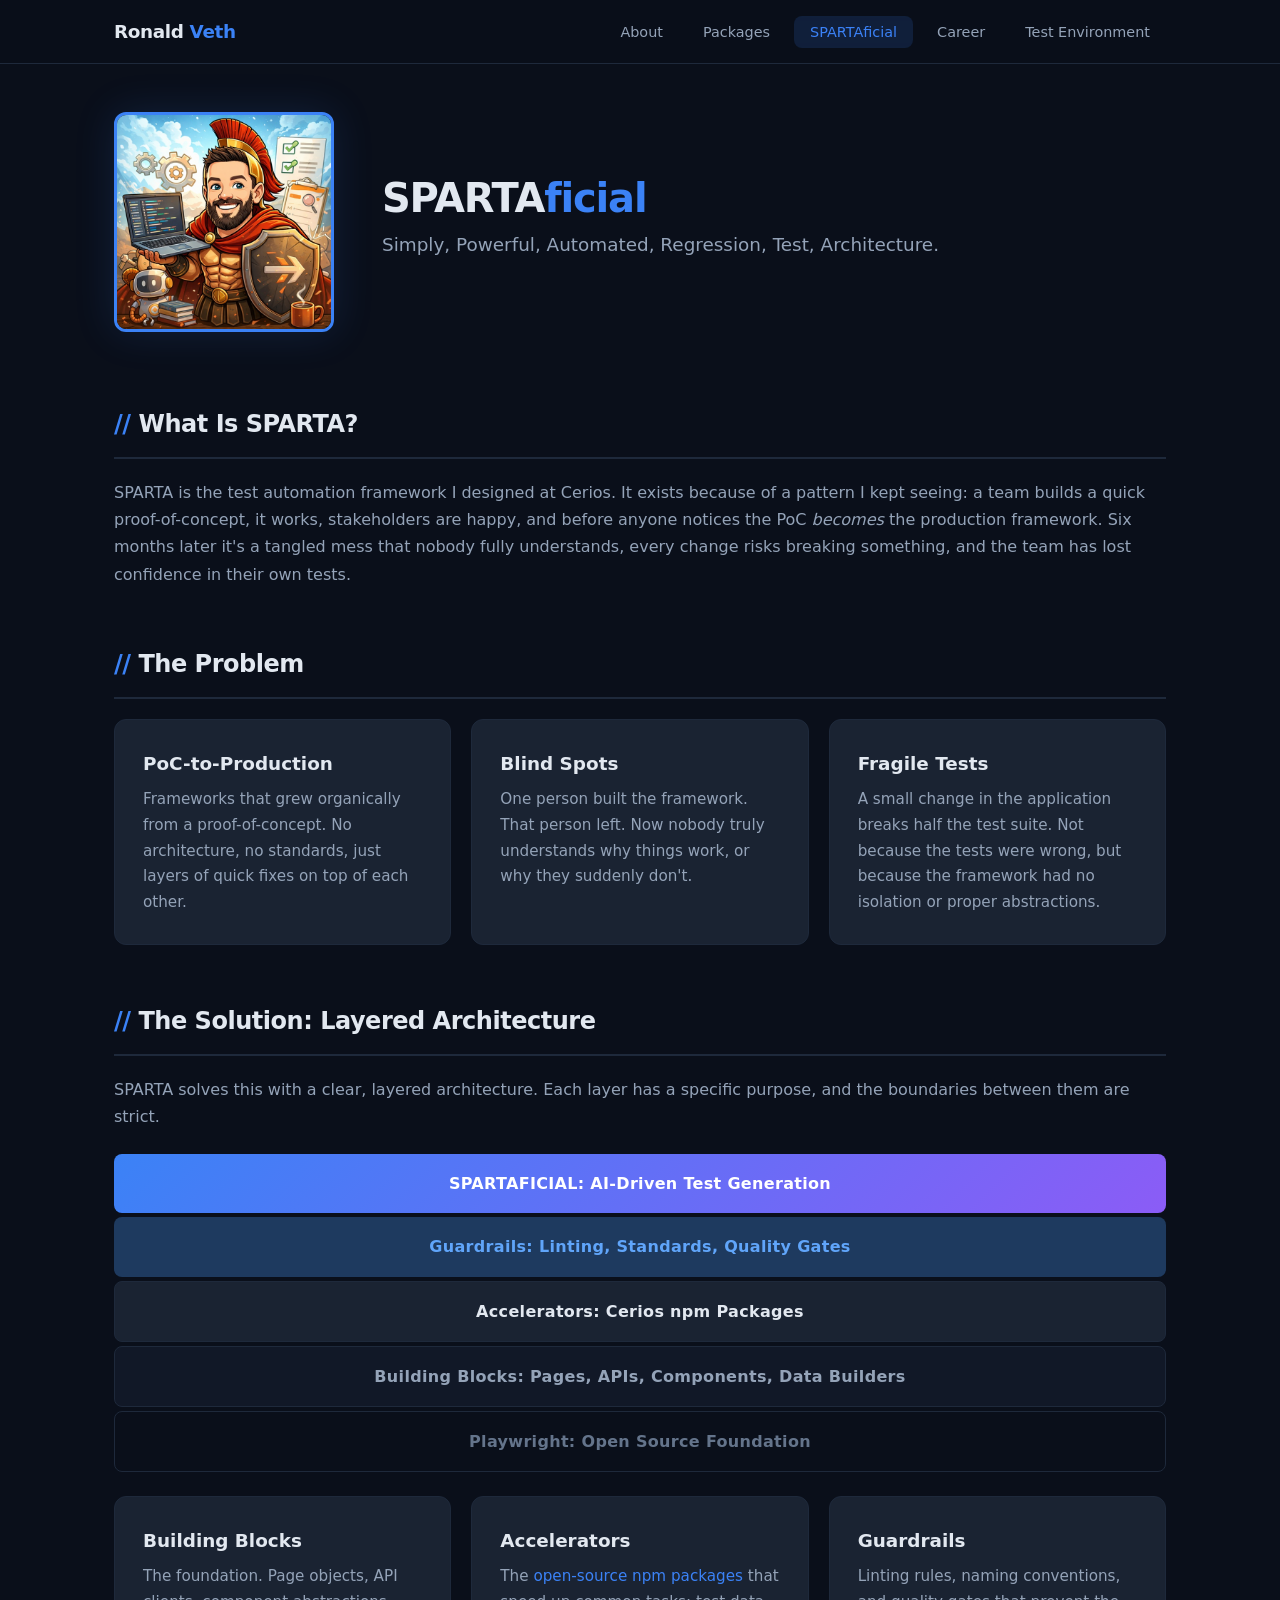
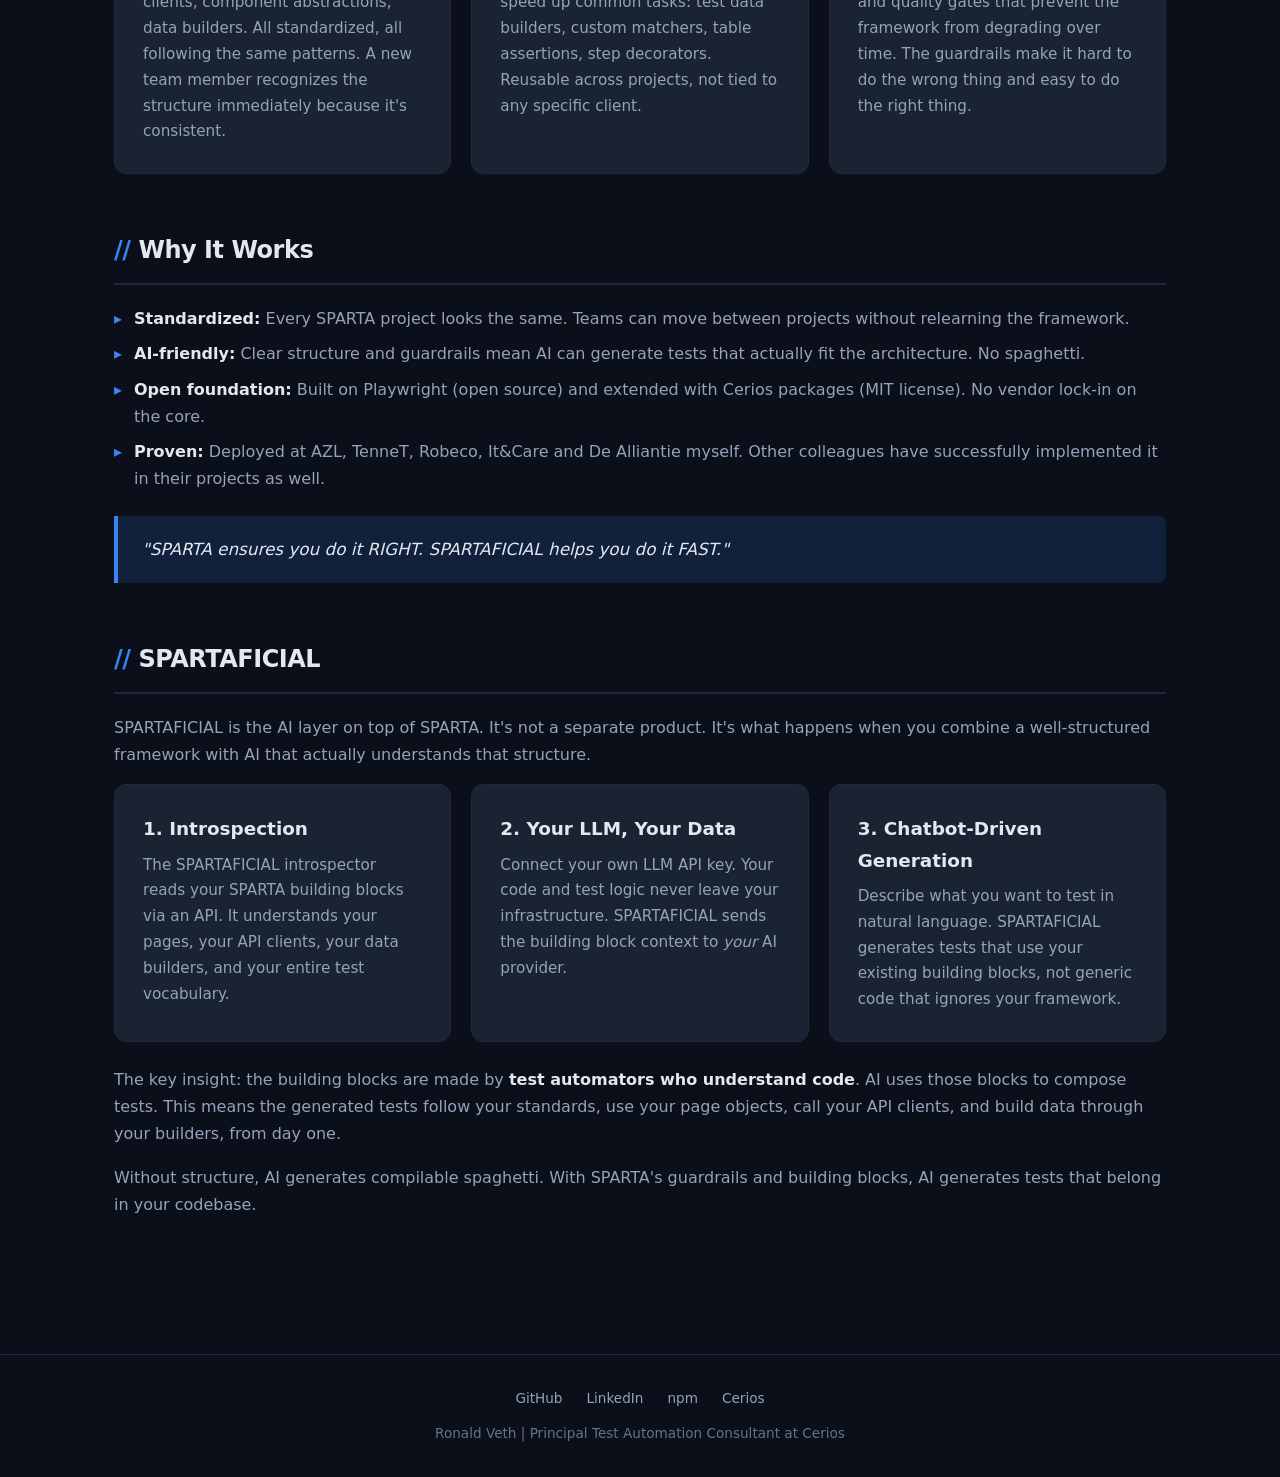
<file: sparta.html>
<!DOCTYPE html>
<html lang="en">
<head>
  <meta charset="UTF-8">
  <meta name="viewport" content="width=device-width, initial-scale=1.0">
  <title>SPARTA & SPARTAFICIAL | Ronald Veth</title>
  <meta name="description" content="SPARTA: a standardized test automation framework with building blocks, accelerators, and guardrails. SPARTAFICIAL adds AI-driven test generation on top.">
  <link rel="stylesheet" href="css/style.css">
  <link rel="icon" type="image/png" sizes="96x96" href="./public/favicon-96x96.png">
  <link rel="icon" href="./public/favicon.svg" type="image/svg+xml" sizes="any">
  <link rel="icon" href="./public/favicon.ico">
  <link rel="apple-touch-icon" href="./public/apple-touch-icon.png">
  <link rel="manifest" href="./public/site.webmanifest">
  <meta name="theme-color" content="#ffffff" media="(prefers-color-scheme: light)">
  <meta name="theme-color" content="#0f172a" media="(prefers-color-scheme: dark)">
</head>
<body>

  <nav class="nav">
    <div class="nav-inner">
      <a href="index.html" class="nav-logo">Ronald <span>Veth</span></a>
      <button class="nav-toggle" aria-label="Toggle navigation" aria-expanded="false">☰</button>
      <ul class="nav-links">
        <li><a href="index.html">About</a></li>
        <li><a href="packages.html">Packages</a></li>
        <li><a href="sparta.html">SPARTAficial</a></li>
        <li><a href="career.html">Career</a></li>
        <li><a href="clinic.html">Test Environment</a></li>
      </ul>
    </div>
  </nav>

  <main class="main">

    <!-- SPARTA Hero -->
    <section class="sparta-hero">
      <div class="sparta-hero-img">
        <img src="images/spartan.jpg" alt="SPARTA warrior mascot" class="spartan-pic">
      </div>
      <div class="sparta-hero-text">
        <h1>SPARTA<span>ficial</span></h1>
        <p class="hero-subtitle">Simply, Powerful, Automated, Regression, Test, Architecture.</p>
      </div>
    </section>

    <!-- SPARTA -->
    <section class="section">
      <h2 class="section-title"><span>//</span> What Is SPARTA?</h2>
      <div class="prose">
        <p>SPARTA is the test automation framework I designed at Cerios. It exists because of a pattern I kept seeing: a team builds a quick proof-of-concept, it works, stakeholders are happy, and before anyone notices the PoC <em>becomes</em> the production framework. Six months later it's a tangled mess that nobody fully understands, every change risks breaking something, and the team has lost confidence in their own tests.</p>
      </div>
    </section>

    <section class="section">
      <h2 class="section-title"><span>//</span> The Problem</h2>
      <div class="card-grid">
        <div class="card">
          <h3>PoC-to-Production</h3>
          <p>Frameworks that grew organically from a proof-of-concept. No architecture, no standards, just layers of quick fixes on top of each other.</p>
        </div>
        <div class="card">
          <h3>Blind Spots</h3>
          <p>One person built the framework. That person left. Now nobody truly understands why things work, or why they suddenly don't.</p>
        </div>
        <div class="card">
          <h3>Fragile Tests</h3>
          <p>A small change in the application breaks half the test suite. Not because the tests were wrong, but because the framework had no isolation or proper abstractions.</p>
        </div>
      </div>
    </section>

    <section class="section">
      <h2 class="section-title"><span>//</span> The Solution: Layered Architecture</h2>
      <div class="prose">
        <p>SPARTA solves this with a clear, layered architecture. Each layer has a specific purpose, and the boundaries between them are strict.</p>
      </div>

      <div class="sparta-layers">
        <div class="sparta-layer layer-spartaficial">SPARTAFICIAL: AI-Driven Test Generation</div>
        <div class="sparta-layer layer-guardrails">Guardrails: Linting, Standards, Quality Gates</div>
        <div class="sparta-layer layer-accelerators">Accelerators: Cerios npm Packages</div>
        <div class="sparta-layer layer-building-blocks">Building Blocks: Pages, APIs, Components, Data Builders</div>
        <div class="sparta-layer layer-playwright">Playwright: Open Source Foundation</div>
      </div>

      <div class="card-grid" style="margin-top: 24px;">
        <div class="card">
          <h3>Building Blocks</h3>
          <p>The foundation. Page objects, API clients, component abstractions, data builders. All standardized, all following the same patterns. A new team member recognizes the structure immediately because it's consistent.</p>
        </div>
        <div class="card">
          <h3>Accelerators</h3>
          <p>The <a href="packages.html">open-source npm packages</a> that speed up common tasks: test data builders, custom matchers, table assertions, step decorators. Reusable across projects, not tied to any specific client.</p>
        </div>
        <div class="card">
          <h3>Guardrails</h3>
          <p>Linting rules, naming conventions, and quality gates that prevent the framework from degrading over time. The guardrails make it hard to do the wrong thing and easy to do the right thing.</p>
        </div>
      </div>
    </section>

    <section class="section">
      <h2 class="section-title"><span>//</span> Why It Works</h2>
      <div class="prose">
        <ul>
          <li><strong>Standardized:</strong> Every SPARTA project looks the same. Teams can move between projects without relearning the framework.</li>
          <li><strong>AI-friendly:</strong> Clear structure and guardrails mean AI can generate tests that actually fit the architecture. No spaghetti.</li>
          <li><strong>Open foundation:</strong> Built on Playwright (open source) and extended with Cerios packages (MIT license). No vendor lock-in on the core.</li>
          <li><strong>Proven:</strong> Deployed at AZL, TenneT, Robeco, It&Care and De Alliantie myself. Other colleagues have successfully implemented it in their projects as well.</li>
        </ul>
      </div>
      <div class="callout">
        "SPARTA ensures you do it RIGHT. SPARTAFICIAL helps you do it FAST."
      </div>
    </section>

    <!-- SPARTAFICIAL -->
    <section class="section">
      <h2 class="section-title"><span>//</span> SPARTAFICIAL</h2>
      <div class="prose">
        <p>SPARTAFICIAL is the AI layer on top of SPARTA. It's not a separate product. It's what happens when you combine a well-structured framework with AI that actually understands that structure.</p>
      </div>

      <div class="card-grid">
        <div class="card">
          <h3>1. Introspection</h3>
          <p>The SPARTAFICIAL introspector reads your SPARTA building blocks via an API. It understands your pages, your API clients, your data builders, and your entire test vocabulary.</p>
        </div>
        <div class="card">
          <h3>2. Your LLM, Your Data</h3>
          <p>Connect your own LLM API key. Your code and test logic never leave your infrastructure. SPARTAFICIAL sends the building block context to <em>your</em> AI provider.</p>
        </div>
        <div class="card">
          <h3>3. Chatbot-Driven Generation</h3>
          <p>Describe what you want to test in natural language. SPARTAFICIAL generates tests that use your existing building blocks, not generic code that ignores your framework.</p>
        </div>
      </div>

      <div class="prose" style="margin-top: 24px;">
        <p>The key insight: the building blocks are made by <strong>test automators who understand code</strong>. AI uses those blocks to compose tests. This means the generated tests follow your standards, use your page objects, call your API clients, and build data through your builders, from day one.</p>
        <p>Without structure, AI generates compilable spaghetti. With SPARTA's guardrails and building blocks, AI generates tests that belong in your codebase.</p>
      </div>
    </section>

  </main>

  <footer class="footer">
    <div class="footer-links">
      <a href="https://github.com/vethman" target="_blank" rel="noopener">GitHub</a>
      <a href="https://www.linkedin.com/in/ronald-veth-spartaficial/" target="_blank" rel="noopener">LinkedIn</a>
      <a href="https://www.npmjs.com/org/cerios" target="_blank" rel="noopener">npm</a>
      <a href="https://www.cerios.nl" target="_blank" rel="noopener">Cerios</a>
    </div>
    <p>Ronald Veth | Principal Test Automation Consultant at Cerios</p>
  </footer>

  <script src="js/main.js"></script>
</body>
</html>
</file>
<file: css/style.css>
/* ============================================
   Ronald Veth — Bio Site
   Dark theme with blue accent
   ============================================ */

:root {
  --bg-primary: #0a0f1a;
  --bg-secondary: #111827;
  --bg-card: #1a2332;
  --bg-card-hover: #1e293b;
  --text-primary: #e2e8f0;
  --text-secondary: #94a3b8;
  --text-muted: #64748b;
  --accent: #3b82f6;
  --accent-hover: #60a5fa;
  --accent-subtle: #1e3a5f;
  --accent-glow: rgba(59, 130, 246, 0.15);
  --border: #1e293b;
  --border-accent: #2563eb;
  --nav-height: 64px;
  --max-width: 1100px;
  --radius: 12px;
  --radius-sm: 8px;
}

/* ---- Reset ---- */
*,
*::before,
*::after {
  margin: 0;
  padding: 0;
  box-sizing: border-box;
}

html {
  scroll-behavior: smooth;
  scroll-padding-top: calc(var(--nav-height) + 24px);
}

body {
  font-family: 'Segoe UI', system-ui, -apple-system, sans-serif;
  background: var(--bg-primary);
  color: var(--text-primary);
  line-height: 1.7;
  min-height: 100vh;
}

a {
  color: var(--accent);
  text-decoration: none;
  transition: color 0.2s;
}

a:hover {
  color: var(--accent-hover);
}

img {
  max-width: 100%;
  height: auto;
}

/* ---- Navigation ---- */
.nav {
  position: fixed;
  top: 0;
  left: 0;
  right: 0;
  height: var(--nav-height);
  background: rgba(10, 15, 26, 0.92);
  backdrop-filter: blur(12px);
  border-bottom: 1px solid var(--border);
  z-index: 1000;
  display: flex;
  align-items: center;
  justify-content: center;
}

.nav-inner {
  width: 100%;
  max-width: var(--max-width);
  padding: 0 24px;
  display: flex;
  align-items: center;
  justify-content: space-between;
}

.nav-logo {
  font-weight: 700;
  font-size: 1.15rem;
  color: var(--text-primary);
  letter-spacing: -0.02em;
}

.nav-logo span {
  color: var(--accent);
}

.nav-links {
  display: flex;
  list-style: none;
  gap: 8px;
}

.nav-links a {
  color: var(--text-secondary);
  padding: 8px 16px;
  border-radius: var(--radius-sm);
  font-size: 0.9rem;
  font-weight: 500;
  transition: color 0.2s, background 0.2s;
}

.nav-links a:hover,
.nav-links a.active {
  color: var(--text-primary);
  background: var(--accent-glow);
}

.nav-links a.active {
  color: var(--accent);
}

.nav-toggle {
  display: none;
  background: none;
  border: none;
  color: var(--text-primary);
  font-size: 1.5rem;
  cursor: pointer;
  padding: 4px;
}

/* ---- Main Content ---- */
.main {
  max-width: var(--max-width);
  margin: 0 auto;
  padding: calc(var(--nav-height) + 48px) 24px 80px;
}

/* ---- Hero Section ---- */
.hero {
  display: flex;
  align-items: center;
  gap: 48px;
  margin-bottom: 64px;
}

.hero-photo {
  flex-shrink: 0;
}

.profile-pic {
  width: 200px;
  height: 200px;
  border-radius: 50%;
  object-fit: cover;
  object-position: 52% 12%;
  border: 3px solid var(--accent);
  box-shadow: 0 0 40px var(--accent-glow);
}

.hero-text h1 {
  font-size: 2.5rem;
  font-weight: 800;
  letter-spacing: -0.03em;
  line-height: 1.15;
  margin-bottom: 8px;
}

.hero-text h1 span {
  color: var(--accent);
}

.hero-subtitle {
  font-size: 1.15rem;
  color: var(--text-secondary);
  margin-bottom: 16px;
}

.hero-meta {
  display: flex;
  flex-wrap: wrap;
  gap: 16px;
  font-size: 0.9rem;
  color: var(--text-muted);
}

.hero-meta span {
  display: flex;
  align-items: center;
  gap: 6px;
}

/* ---- Sections ---- */
.section {
  margin-bottom: 56px;
}

.section-title {
  font-size: 1.5rem;
  font-weight: 700;
  margin-bottom: 20px;
  padding-bottom: 12px;
  border-bottom: 2px solid var(--border);
  letter-spacing: -0.02em;
}

.section-title span {
  color: var(--accent);
}

/* ---- Cards ---- */
.card {
  background: var(--bg-card);
  border: 1px solid var(--border);
  border-radius: var(--radius);
  padding: 28px;
  margin-bottom: 20px;
  transition: border-color 0.2s, box-shadow 0.2s;
}

.card:hover {
  border-color: var(--border-accent);
  box-shadow: 0 0 24px var(--accent-glow);
}

.card h3 {
  font-size: 1.15rem;
  font-weight: 700;
  margin-bottom: 8px;
}

.card p {
  color: var(--text-secondary);
  font-size: 0.95rem;
}

.card-grid {
  display: grid;
  grid-template-columns: repeat(auto-fill, minmax(320px, 1fr));
  gap: 20px;
}

.card-grid .card {
  margin-bottom: 0;
}

/* ---- Tags / Badges ---- */
.tag {
  display: inline-block;
  background: var(--accent-subtle);
  color: var(--accent);
  padding: 4px 12px;
  border-radius: 999px;
  font-size: 0.8rem;
  font-weight: 600;
  margin-right: 6px;
  margin-top: 8px;
}

.tag-muted {
  background: var(--bg-secondary);
  color: var(--text-muted);
}

/* ---- Timeline ---- */
.timeline {
  position: relative;
  padding-left: 32px;
}

.timeline::before {
  content: '';
  position: absolute;
  left: 7px;
  top: 8px;
  bottom: 8px;
  width: 2px;
  background: var(--border);
}

.timeline-item {
  position: relative;
  margin-bottom: 36px;
}

.timeline-item::before {
  content: '';
  position: absolute;
  left: -29px;
  top: 8px;
  width: 12px;
  height: 12px;
  border-radius: 50%;
  background: var(--accent);
  border: 3px solid var(--bg-primary);
  box-shadow: 0 0 0 2px var(--accent);
}

.timeline-item h3 {
  font-size: 1.1rem;
  font-weight: 700;
  margin-bottom: 4px;
}

.timeline-date {
  font-size: 0.85rem;
  color: var(--accent);
  font-weight: 600;
  margin-bottom: 6px;
}

.timeline-item p {
  color: var(--text-secondary);
  font-size: 0.95rem;
}

/* ---- Quote / Callout ---- */
.callout {
  background: var(--accent-glow);
  border-left: 4px solid var(--accent);
  border-radius: 0 var(--radius-sm) var(--radius-sm) 0;
  padding: 20px 24px;
  margin: 24px 0;
  font-style: italic;
  color: var(--text-primary);
  font-size: 1.05rem;
  line-height: 1.6;
}

/* ---- Prose ---- */
.prose p {
  margin-bottom: 16px;
  color: var(--text-secondary);
}

.prose strong {
  color: var(--text-primary);
  font-weight: 600;
}

.prose ul {
  list-style: none;
  padding: 0;
  margin-bottom: 16px;
}

.prose ul li {
  position: relative;
  padding-left: 20px;
  margin-bottom: 8px;
  color: var(--text-secondary);
}

.prose ul li::before {
  content: '▸';
  position: absolute;
  left: 0;
  color: var(--accent);
  font-weight: 700;
}

/* ---- Link buttons ---- */
.btn {
  display: inline-flex;
  align-items: center;
  gap: 8px;
  padding: 10px 20px;
  border-radius: var(--radius-sm);
  font-weight: 600;
  font-size: 0.9rem;
  transition: background 0.2s, transform 0.1s;
}

.btn-primary {
  background: var(--accent);
  color: #fff;
}

.btn-primary:hover {
  background: var(--accent-hover);
  color: #fff;
  transform: translateY(-1px);
}

.btn-outline {
  border: 1px solid var(--border);
  color: var(--text-secondary);
}

.btn-outline:hover {
  border-color: var(--accent);
  color: var(--accent);
}

.btn-group {
  display: flex;
  flex-wrap: wrap;
  gap: 12px;
  margin-top: 16px;
}

/* ---- Package Card Specific ---- */
.package-card h3 .package-badge {
  font-size: 0.75rem;
  font-weight: 600;
  padding: 2px 8px;
  border-radius: 4px;
  margin-left: 8px;
  vertical-align: middle;
}

.badge-npm {
  background: #cb3837;
  color: #fff;
}

.badge-nuget {
  background: #512bd4;
  color: #fff;
}

/* ---- Feature List (Clinic) ---- */
.feature-grid {
  display: grid;
  grid-template-columns: repeat(auto-fill, minmax(280px, 1fr));
  gap: 20px;
}

.feature-item {
  background: var(--bg-card);
  border: 1px solid var(--border);
  border-radius: var(--radius);
  padding: 24px;
  text-align: center;
  transition: border-color 0.2s, box-shadow 0.2s;
}

.feature-item:hover {
  border-color: var(--border-accent);
  box-shadow: 0 0 24px var(--accent-glow);
}

.feature-icon {
  font-size: 2rem;
  margin-bottom: 12px;
}

.feature-item h3 {
  font-size: 1rem;
  font-weight: 700;
  margin-bottom: 8px;
}

.feature-item p {
  color: var(--text-secondary);
  font-size: 0.9rem;
}

/* ---- Footer ---- */
.footer {
  border-top: 1px solid var(--border);
  padding: 32px 24px;
  text-align: center;
  color: var(--text-muted);
  font-size: 0.85rem;
}

.footer a {
  color: var(--text-secondary);
}

.footer a:hover {
  color: var(--accent);
}

.footer-links {
  display: flex;
  justify-content: center;
  gap: 24px;
  margin-bottom: 12px;
}

/* ---- SPARTA Hero ---- */
.sparta-hero {
  display: flex;
  align-items: center;
  gap: 48px;
  margin-bottom: 64px;
}

.sparta-hero-img {
  flex-shrink: 0;
}

.spartan-pic {
  width: 220px;
  height: 220px;
  border-radius: var(--radius);
  object-fit: cover;
  border: 3px solid var(--accent);
  box-shadow: 0 0 40px var(--accent-glow);
}

.sparta-hero-text h1 {
  font-size: 2.5rem;
  font-weight: 800;
  letter-spacing: -0.03em;
  line-height: 1.15;
  margin-bottom: 8px;
}

.sparta-hero-text h1 span {
  color: var(--accent);
}

/* ---- SPARTA Diagram ---- */
.sparta-layers {
  display: flex;
  flex-direction: column;
  gap: 4px;
  margin: 24px 0;
}

.sparta-layer {
  padding: 16px 24px;
  border-radius: var(--radius-sm);
  font-weight: 700;
  text-align: center;
  font-size: 1rem;
  letter-spacing: 0.02em;
}

.layer-spartaficial {
  background: linear-gradient(135deg, var(--accent), #8b5cf6);
  color: #fff;
}

.layer-guardrails {
  background: #1e3a5f;
  color: var(--accent-hover);
}

.layer-accelerators {
  background: var(--bg-card);
  color: var(--text-primary);
  border: 1px solid var(--border);
}

.layer-building-blocks {
  background: var(--bg-secondary);
  color: var(--text-secondary);
  border: 1px solid var(--border);
}

.layer-playwright {
  background: var(--bg-primary);
  color: var(--text-muted);
  border: 1px solid var(--border);
}

/* ---- Responsive ---- */
@media (max-width: 768px) {
  .hero {
    flex-direction: column;
    text-align: center;
    gap: 24px;
  }

  .hero-meta {
    justify-content: center;
  }

  .hero-text h1 {
    font-size: 1.8rem;
  }

  .profile-pic {
    width: 160px;
    height: 160px;
  }

  .sparta-hero {
    flex-direction: column;
    text-align: center;
    gap: 24px;
  }

  .sparta-hero-text h1 {
    font-size: 1.8rem;
  }

  .spartan-pic {
    width: 180px;
    height: 180px;
  }

  .section-title {
    font-size: 1.25rem;
  }

  .card-grid {
    grid-template-columns: 1fr;
  }

  .feature-grid {
    grid-template-columns: 1fr;
  }

  .nav-links {
    display: none;
    position: absolute;
    top: var(--nav-height);
    left: 0;
    right: 0;
    background: rgba(10, 15, 26, 0.98);
    flex-direction: column;
    padding: 16px;
    border-bottom: 1px solid var(--border);
  }

  .nav-links.open {
    display: flex;
  }

  .nav-toggle {
    display: block;
  }

  .btn-group {
    justify-content: center;
  }

  .timeline {
    padding-left: 24px;
  }

  .timeline-item::before {
    left: -21px;
  }
}

@media (max-width: 480px) {
  .main {
    padding: calc(var(--nav-height) + 32px) 16px 60px;
  }

  .hero-text h1 {
    font-size: 1.5rem;
  }

  .card {
    padding: 20px;
  }
}
</file>
